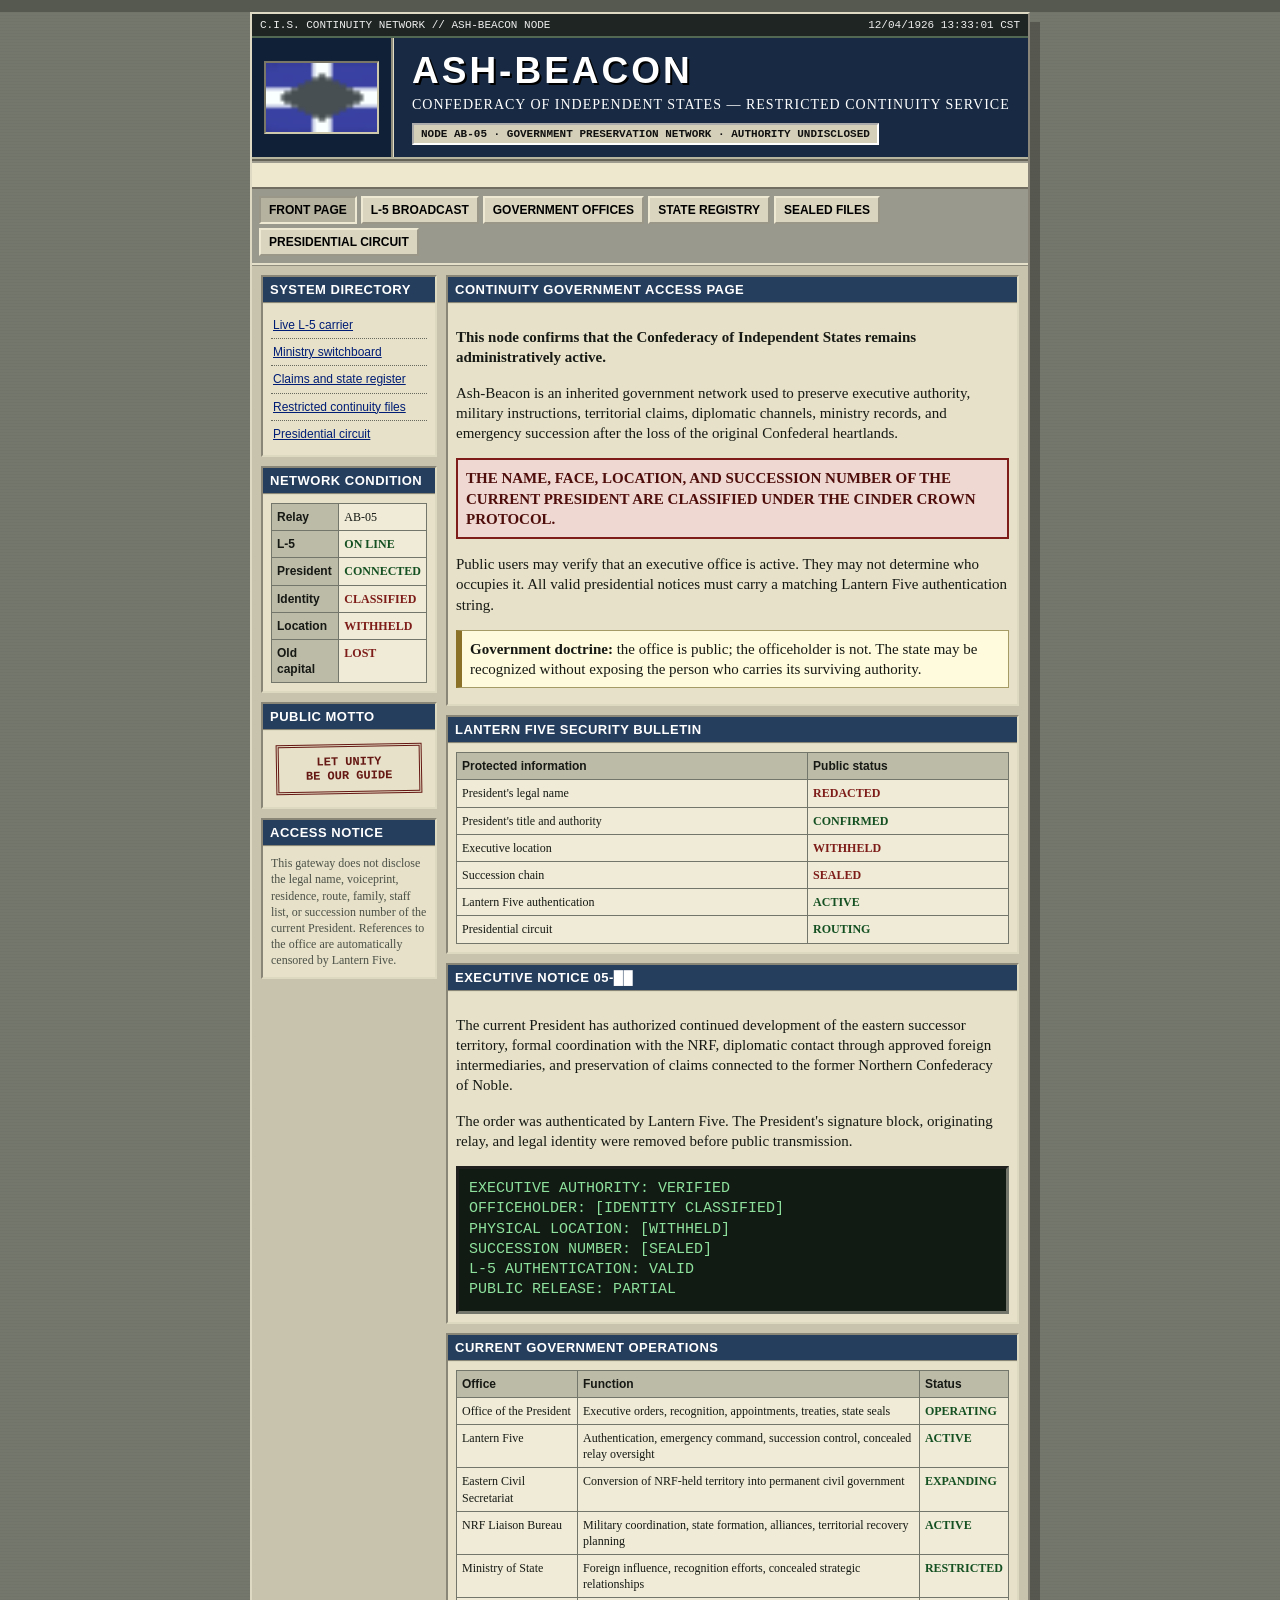
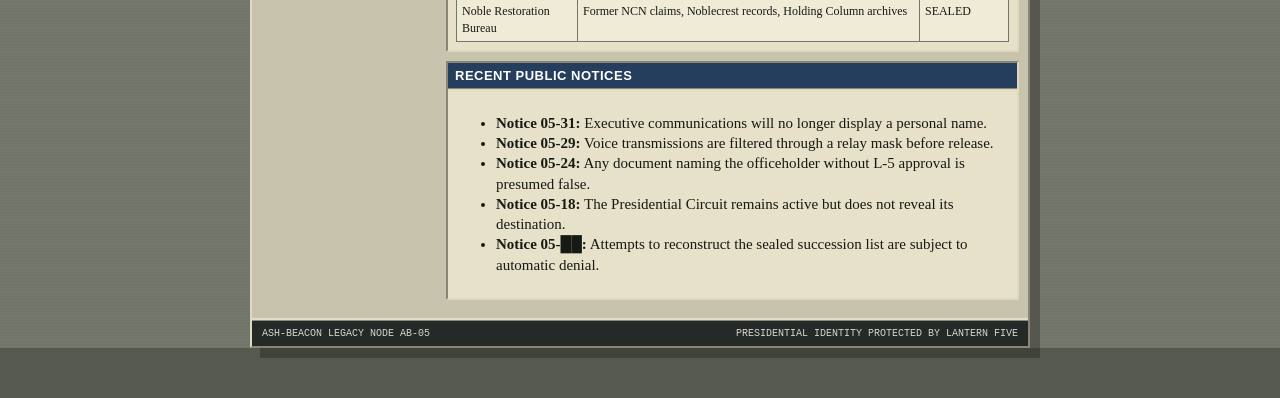
<file: index.html>
<!doctype html>
<html lang="en">
<head>
<meta charset="utf-8">
<meta name="viewport" content="width=device-width,initial-scale=1">
<title>ASH-BEACON // Restricted Continuity Gateway</title>
<link rel="stylesheet" href="assets/style.css">
</head>
<body>
<div class="site">
  <div class="utility">
    <span>C.I.S. CONTINUITY NETWORK // ASH-BEACON NODE</span>
    <span id="clock"></span>
  </div>

  <header class="header">
    <div class="flagbox">
      <img src="assets/cis-flag.png" alt="CIS flag">
    </div>
    <div class="headtext">
      <h1>ASH-BEACON</h1>
      <p>CONFEDERACY OF INDEPENDENT STATES — RESTRICTED CONTINUITY SERVICE</p>
      <span class="statusline">NODE AB-05 · GOVERNMENT PRESERVATION NETWORK · AUTHORITY UNDISCLOSED</span>
    </div>
  </header>

  <div class="marquee">
    <span>
      NOTICE: PRESIDENTIAL IDENTITY, LOCATION, SUCCESSION RECORD, AND PHYSICAL COMMAND POST REMAIN CLASSIFIED.
      LANTERN FIVE AUTHENTICATION IS REQUIRED FOR ALL EXECUTIVE ORDERS.
    </span>
  </div>

  <nav class="nav">
    <a href="index.html" class="active">FRONT PAGE</a>
    <a href="broadcast.html">L-5 BROADCAST</a>
    <a href="ministries.html">GOVERNMENT OFFICES</a>
    <a href="registry.html">STATE REGISTRY</a>
    <a href="files.html">SEALED FILES</a>
    <a href="circuit.html">PRESIDENTIAL CIRCUIT</a>
  </nav>

  <main class="content">
    <div class="sidebar">
      <section class="box">
        <h2>SYSTEM DIRECTORY</h2>
        <div class="inside">
          <ul class="menu">
            <li><a href="broadcast.html">Live L-5 carrier</a></li>
            <li><a href="ministries.html">Ministry switchboard</a></li>
            <li><a href="registry.html">Claims and state register</a></li>
            <li><a href="files.html">Restricted continuity files</a></li>
            <li><a href="circuit.html">Presidential circuit</a></li>
          </ul>
        </div>
      </section>

      <section class="box">
        <h2>NETWORK CONDITION</h2>
        <div class="inside">
          <table>
            <tr><th>Relay</th><td>AB-05</td></tr>
            <tr><th>L-5</th><td class="good">ON LINE</td></tr>
            <tr><th>President</th><td class="good">CONNECTED</td></tr>
            <tr><th>Identity</th><td class="bad">CLASSIFIED</td></tr>
            <tr><th>Location</th><td class="bad">WITHHELD</td></tr>
            <tr><th>Old capital</th><td class="bad">LOST</td></tr>
          </table>
        </div>
      </section>

      <section class="box">
        <h2>PUBLIC MOTTO</h2>
        <div class="inside">
          <div class="seal">LET UNITY<br>BE OUR GUIDE</div>
        </div>
      </section>

      <section class="box">
        <h2>ACCESS NOTICE</h2>
        <div class="inside small">
          This gateway does not disclose the legal name, voiceprint, residence, route, family,
          staff list, or succession number of the current President. References to the office
          are automatically censored by Lantern Five.
        </div>
      </section>
    </div>

    <div class="maincol">
      <section class="box">
        <h2>CONTINUITY GOVERNMENT ACCESS PAGE</h2>
        <div class="inside">
          <p><b>This node confirms that the Confederacy of Independent States remains administratively active.</b></p>

          <p>
            Ash-Beacon is an inherited government network used to preserve executive authority,
            military instructions, territorial claims, diplomatic channels, ministry records,
            and emergency succession after the loss of the original Confederal heartlands.
          </p>

          <div class="alert">
            THE NAME, FACE, LOCATION, AND SUCCESSION NUMBER OF THE CURRENT PRESIDENT
            ARE CLASSIFIED UNDER THE CINDER CROWN PROTOCOL.
          </div>

          <p>
            Public users may verify that an executive office is active. They may not determine
            who occupies it. All valid presidential notices must carry a matching Lantern Five
            authentication string.
          </p>

          <div class="note">
            <b>Government doctrine:</b> the office is public; the officeholder is not.
            The state may be recognized without exposing the person who carries its surviving authority.
          </div>
        </div>
      </section>

      <section class="box">
        <h2>LANTERN FIVE SECURITY BULLETIN</h2>
        <div class="inside">
          <table>
            <tr>
              <th>Protected information</th>
              <th>Public status</th>
            </tr>
            <tr>
              <td>President's legal name</td>
              <td class="bad">REDACTED</td>
            </tr>
            <tr>
              <td>President's title and authority</td>
              <td class="good">CONFIRMED</td>
            </tr>
            <tr>
              <td>Executive location</td>
              <td class="bad">WITHHELD</td>
            </tr>
            <tr>
              <td>Succession chain</td>
              <td class="bad">SEALED</td>
            </tr>
            <tr>
              <td>Lantern Five authentication</td>
              <td class="good">ACTIVE</td>
            </tr>
            <tr>
              <td>Presidential circuit</td>
              <td class="good">ROUTING</td>
            </tr>
          </table>
        </div>
      </section>

      <section class="box">
        <h2>EXECUTIVE NOTICE 05-██</h2>
        <div class="inside">
          <p>
            The current President has authorized continued development of the eastern successor
            territory, formal coordination with the NRF, diplomatic contact through approved
            foreign intermediaries, and preservation of claims connected to the former Northern
            Confederacy of Noble.
          </p>

          <p>
            The order was authenticated by Lantern Five. The President's signature block,
            originating relay, and legal identity were removed before public transmission.
          </p>

          <div class="mono">EXECUTIVE AUTHORITY: VERIFIED
OFFICEHOLDER: [IDENTITY CLASSIFIED]
PHYSICAL LOCATION: [WITHHELD]
SUCCESSION NUMBER: [SEALED]
L-5 AUTHENTICATION: VALID
PUBLIC RELEASE: PARTIAL</div>
        </div>
      </section>

      <section class="box">
        <h2>CURRENT GOVERNMENT OPERATIONS</h2>
        <div class="inside">
          <table>
            <tr><th>Office</th><th>Function</th><th>Status</th></tr>
            <tr>
              <td>Office of the President</td>
              <td>Executive orders, recognition, appointments, treaties, state seals</td>
              <td class="good">OPERATING</td>
            </tr>
            <tr>
              <td>Lantern Five</td>
              <td>Authentication, emergency command, succession control, concealed relay oversight</td>
              <td class="good">ACTIVE</td>
            </tr>
            <tr>
              <td>Eastern Civil Secretariat</td>
              <td>Conversion of NRF-held territory into permanent civil government</td>
              <td class="good">EXPANDING</td>
            </tr>
            <tr>
              <td>NRF Liaison Bureau</td>
              <td>Military coordination, state formation, alliances, territorial recovery planning</td>
              <td class="good">ACTIVE</td>
            </tr>
            <tr>
              <td>Ministry of State</td>
              <td>Foreign influence, recognition efforts, concealed strategic relationships</td>
              <td class="good">RESTRICTED</td>
            </tr>
            <tr>
              <td>Noble Restoration Bureau</td>
              <td>Former NCN claims, Noblecrest records, Holding Column archives</td>
              <td>SEALED</td>
            </tr>
          </table>
        </div>
      </section>

      <section class="box">
        <h2>RECENT PUBLIC NOTICES</h2>
        <div class="inside">
          <ul>
            <li><b>Notice 05-31:</b> Executive communications will no longer display a personal name.</li>
            <li><b>Notice 05-29:</b> Voice transmissions are filtered through a relay mask before release.</li>
            <li><b>Notice 05-24:</b> Any document naming the officeholder without L-5 approval is presumed false.</li>
            <li><b>Notice 05-18:</b> The Presidential Circuit remains active but does not reveal its destination.</li>
            <li><b>Notice 05-██:</b> Attempts to reconstruct the sealed succession list are subject to automatic denial.</li>
          </ul>
        </div>
      </section>
    </div>
  </main>

  <footer>
    <span>ASH-BEACON LEGACY NODE AB-05</span>
    <span>PRESIDENTIAL IDENTITY PROTECTED BY LANTERN FIVE</span>
  </footer>
</div>

<script src="assets/site.js"></script>
</body>
</html>
</file>
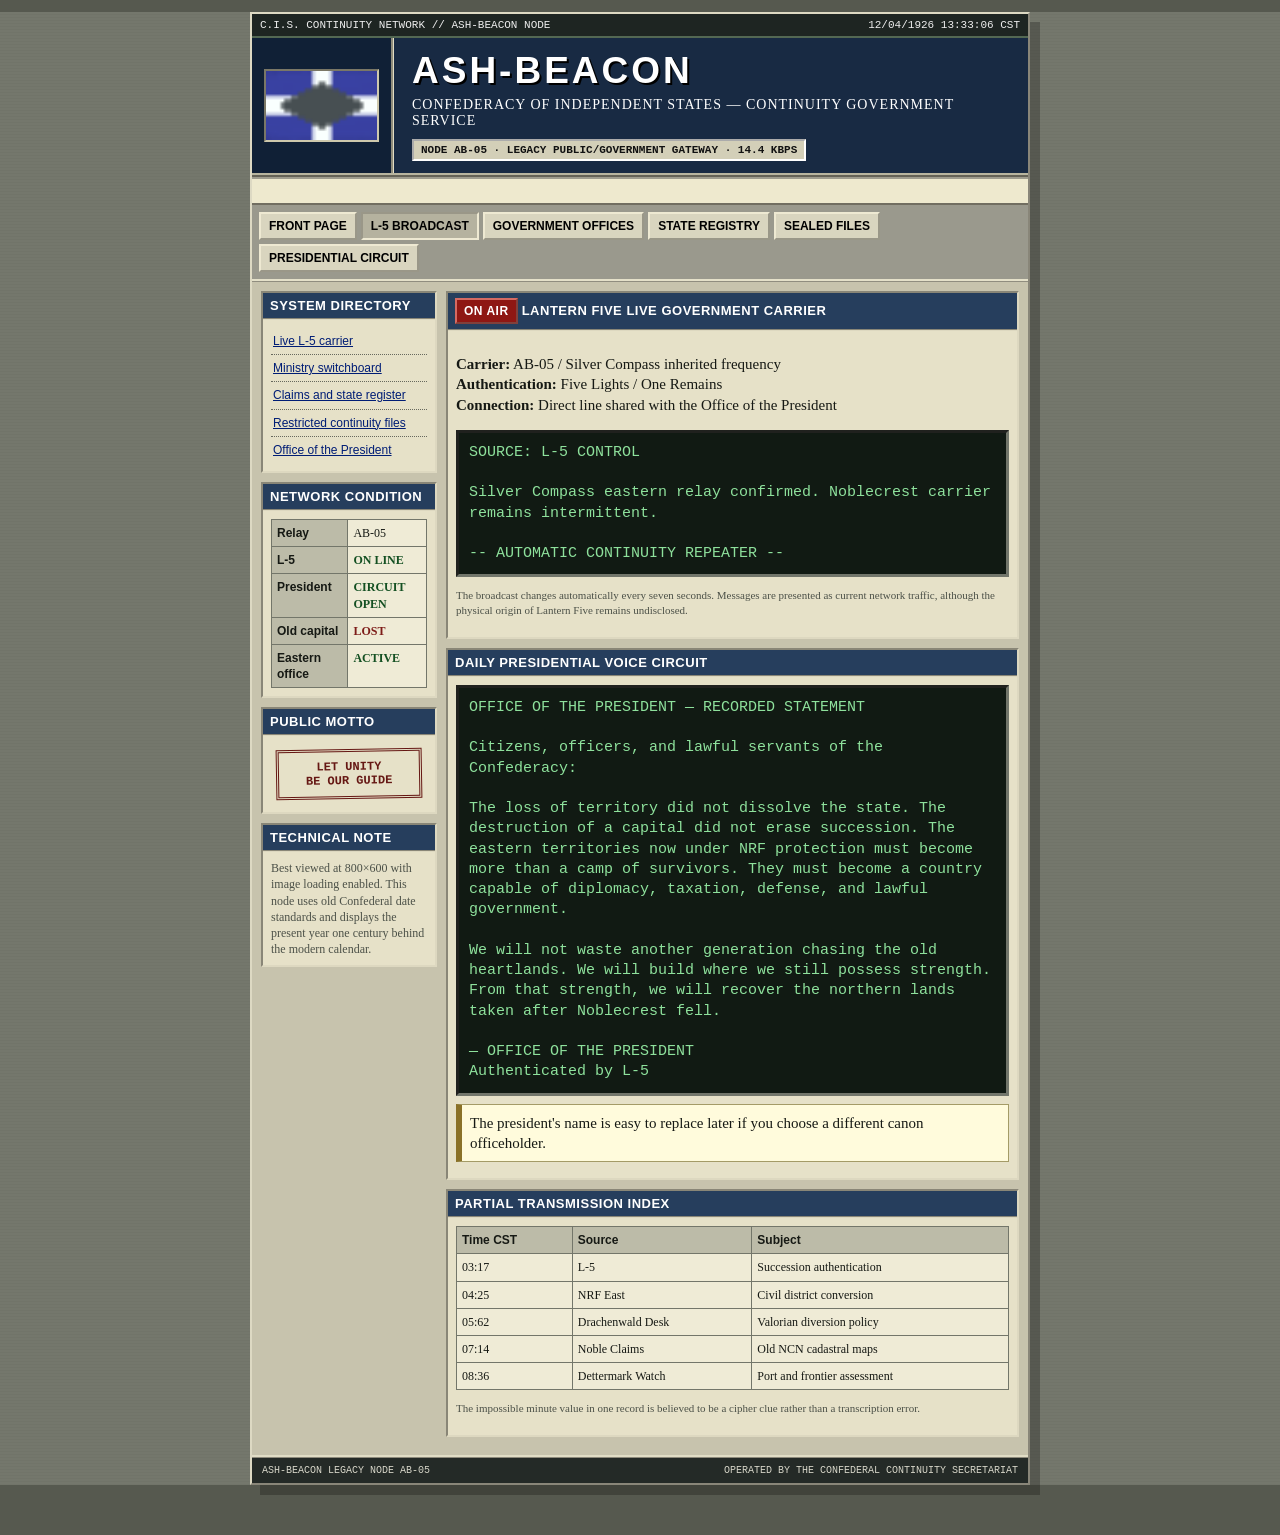
<file: broadcast.html>
<!doctype html>
<html lang="en">
<head><meta charset="utf-8"><meta name="viewport" content="width=device-width,initial-scale=1">
<title>ASH-BEACON // L-5 Live Broadcast</title><link rel="stylesheet" href="assets/style.css"></head>
<body ><div class="site">
<div class="utility"><span>C.I.S. CONTINUITY NETWORK // ASH-BEACON NODE</span><span id="clock"></span></div>
<header class="header"><div class="flagbox"><img src="assets/cis-flag.png" alt="CIS flag"></div>
<div class="headtext"><h1>ASH-BEACON</h1><p>CONFEDERACY OF INDEPENDENT STATES — CONTINUITY GOVERNMENT SERVICE</p>
<span class="statusline">NODE AB-05 · LEGACY PUBLIC/GOVERNMENT GATEWAY · 14.4 KBPS</span></div></header>
<div class="marquee"><span>NOTICE: THIS SYSTEM REMAINS UNDER THE EMERGENCY AUTHORITY OF LANTERN FIVE. UNAUTHORIZED MIRRORING OF STATE SEALS IS PROHIBITED. PRESIDENTIAL CIRCUIT AVAILABLE.</span></div>
<nav class="nav">
<a href="index.html" >FRONT PAGE</a><a href="broadcast.html" class="active">L-5 BROADCAST</a>
<a href="ministries.html" >GOVERNMENT OFFICES</a><a href="registry.html" >STATE REGISTRY</a>
<a href="files.html" >SEALED FILES</a><a href="circuit.html" >PRESIDENTIAL CIRCUIT</a>
</nav>

<main class="content">
<div class="sidebar">
<section class="box"><h2>SYSTEM DIRECTORY</h2><div class="inside"><ul class="menu">
<li><a href="broadcast.html">Live L-5 carrier</a></li><li><a href="ministries.html">Ministry switchboard</a></li>
<li><a href="registry.html">Claims and state register</a></li><li><a href="files.html">Restricted continuity files</a></li>
<li><a href="circuit.html">Office of the President</a></li></ul></div></section>
<section class="box"><h2>NETWORK CONDITION</h2><div class="inside"><table>
<tr><th>Relay</th><td>AB-05</td></tr><tr><th>L-5</th><td class="good">ON LINE</td></tr>
<tr><th>President</th><td class="good">CIRCUIT OPEN</td></tr><tr><th>Old capital</th><td class="bad">LOST</td></tr>
<tr><th>Eastern office</th><td class="good">ACTIVE</td></tr></table></div></section>
<section class="box"><h2>PUBLIC MOTTO</h2><div class="inside"><div class="seal">LET UNITY<br>BE OUR GUIDE</div></div></section>
<section class="box"><h2>TECHNICAL NOTE</h2><div class="inside small">Best viewed at 800×600 with image loading enabled. This node uses old Confederal date standards and displays the present year one century behind the modern calendar.</div></section>
</div>
<div class="maincol">
<section class="box"><h2><span class="onair">ON AIR</span> LANTERN FIVE LIVE GOVERNMENT CARRIER</h2><div class="inside">
<p><b>Carrier:</b> AB-05 / Silver Compass inherited frequency<br><b>Authentication:</b> Five Lights / One Remains<br><b>Connection:</b> Direct line shared with the Office of the President</p>
<div class="mono">SOURCE: <span id="b-source"></span>

<span id="b-body"></span>

-- AUTOMATIC CONTINUITY REPEATER --</div>
<p class="small">The broadcast changes automatically every seven seconds. Messages are presented as current network traffic, although the physical origin of Lantern Five remains undisclosed.</p>
</div></section>
<section class="box"><h2>DAILY PRESIDENTIAL VOICE CIRCUIT</h2><div class="inside">
<div class="mono">OFFICE OF THE PRESIDENT — RECORDED STATEMENT

Citizens, officers, and lawful servants of the Confederacy:

The loss of territory did not dissolve the state. The destruction of a capital did not erase succession. The eastern territories now under NRF protection must become more than a camp of survivors. They must become a country capable of diplomacy, taxation, defense, and lawful government.

We will not waste another generation chasing the old heartlands. We will build where we still possess strength. From that strength, we will recover the northern lands taken after Noblecrest fell.

— OFFICE OF THE PRESIDENT
Authenticated by L-5</div>
<div class="note">The president's name is easy to replace later if you choose a different canon officeholder.</div>
</div></section>
<section class="box"><h2>PARTIAL TRANSMISSION INDEX</h2><div class="inside"><table>
<tr><th>Time CST</th><th>Source</th><th>Subject</th></tr>
<tr><td>03:17</td><td>L-5</td><td>Succession authentication</td></tr>
<tr><td>04:25</td><td>NRF East</td><td>Civil district conversion</td></tr>
<tr><td>05:62</td><td>Drachenwald Desk</td><td>Valorian diversion policy</td></tr>
<tr><td>07:14</td><td>Noble Claims</td><td>Old NCN cadastral maps</td></tr>
<tr><td>08:36</td><td>Dettermark Watch</td><td>Port and frontier assessment</td></tr>
</table><p class="small">The impossible minute value in one record is believed to be a cipher clue rather than a transcription error.</p>
</div></section>
</div></main>

<footer><span>ASH-BEACON LEGACY NODE AB-05</span><span>OPERATED BY THE CONFEDERAL CONTINUITY SECRETARIAT</span></footer>
</div><script src="assets/site.js"></script><script src="assets/broadcast.js"></script><script>bootBroadcast()</script></body></html>
</file>
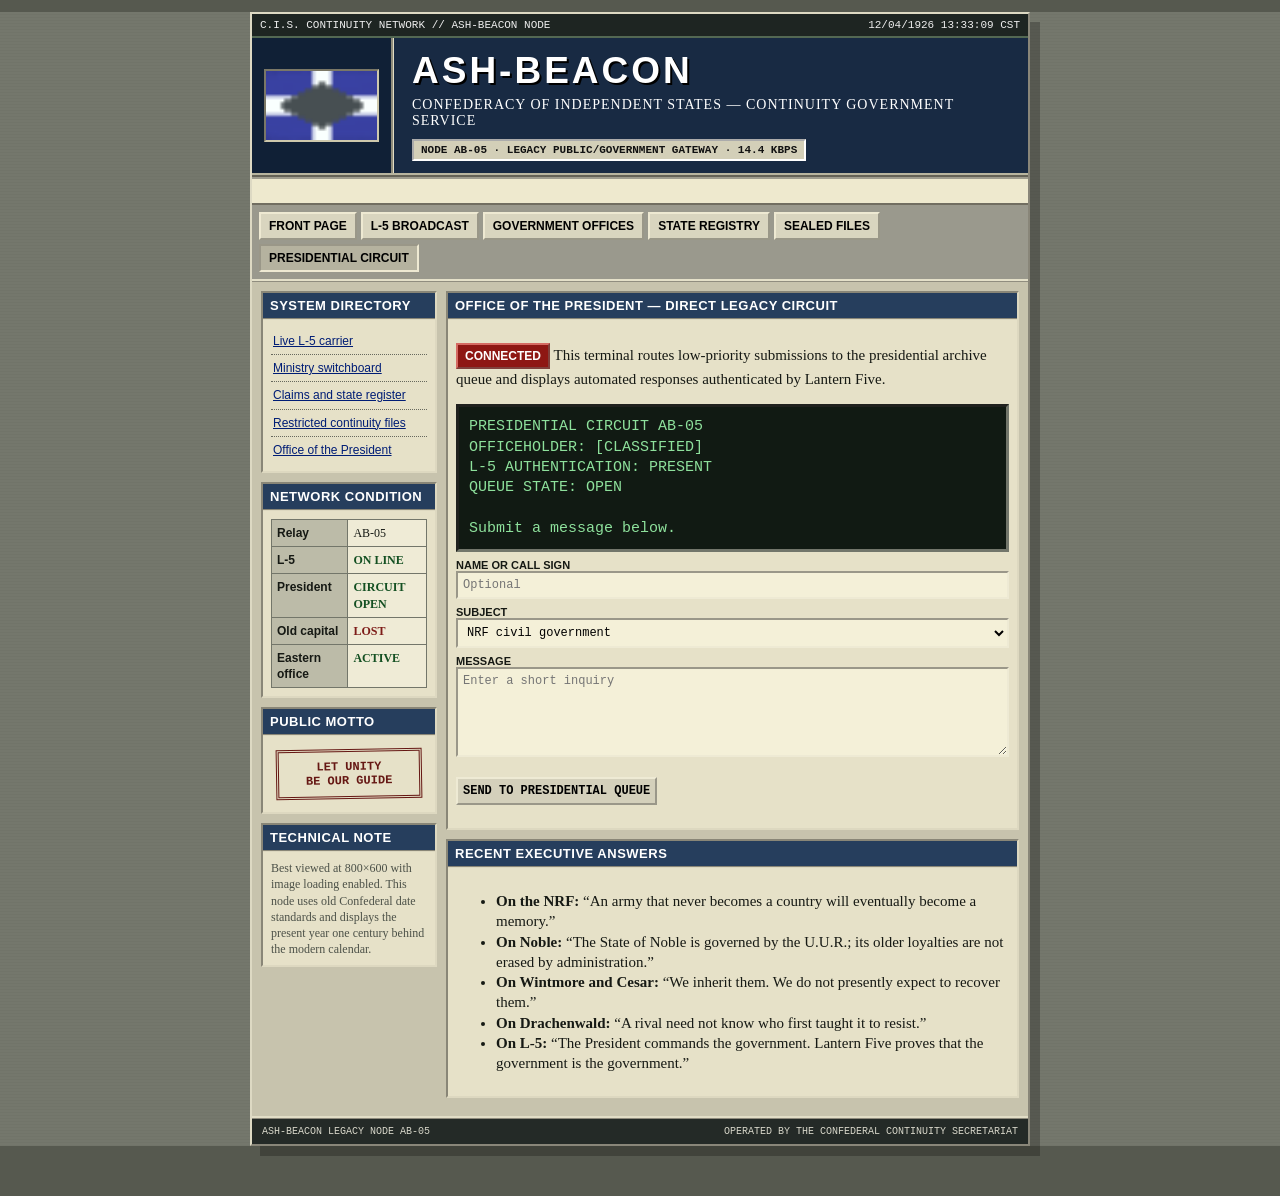
<file: circuit.html>
<!doctype html>
<html lang="en">
<head><meta charset="utf-8"><meta name="viewport" content="width=device-width,initial-scale=1">
<title>ASH-BEACON // Presidential Circuit</title><link rel="stylesheet" href="assets/style.css"></head>
<body ><div class="site">
<div class="utility"><span>C.I.S. CONTINUITY NETWORK // ASH-BEACON NODE</span><span id="clock"></span></div>
<header class="header"><div class="flagbox"><img src="assets/cis-flag.png" alt="CIS flag"></div>
<div class="headtext"><h1>ASH-BEACON</h1><p>CONFEDERACY OF INDEPENDENT STATES — CONTINUITY GOVERNMENT SERVICE</p>
<span class="statusline">NODE AB-05 · LEGACY PUBLIC/GOVERNMENT GATEWAY · 14.4 KBPS</span></div></header>
<div class="marquee"><span>NOTICE: THIS SYSTEM REMAINS UNDER THE EMERGENCY AUTHORITY OF LANTERN FIVE. UNAUTHORIZED MIRRORING OF STATE SEALS IS PROHIBITED. PRESIDENTIAL CIRCUIT AVAILABLE.</span></div>
<nav class="nav">
<a href="index.html" >FRONT PAGE</a><a href="broadcast.html" >L-5 BROADCAST</a>
<a href="ministries.html" >GOVERNMENT OFFICES</a><a href="registry.html" >STATE REGISTRY</a>
<a href="files.html" >SEALED FILES</a><a href="circuit.html" class="active">PRESIDENTIAL CIRCUIT</a>
</nav>

<main class="content">
<div class="sidebar">
<section class="box"><h2>SYSTEM DIRECTORY</h2><div class="inside"><ul class="menu">
<li><a href="broadcast.html">Live L-5 carrier</a></li><li><a href="ministries.html">Ministry switchboard</a></li>
<li><a href="registry.html">Claims and state register</a></li><li><a href="files.html">Restricted continuity files</a></li>
<li><a href="circuit.html">Office of the President</a></li></ul></div></section>
<section class="box"><h2>NETWORK CONDITION</h2><div class="inside"><table>
<tr><th>Relay</th><td>AB-05</td></tr><tr><th>L-5</th><td class="good">ON LINE</td></tr>
<tr><th>President</th><td class="good">CIRCUIT OPEN</td></tr><tr><th>Old capital</th><td class="bad">LOST</td></tr>
<tr><th>Eastern office</th><td class="good">ACTIVE</td></tr></table></div></section>
<section class="box"><h2>PUBLIC MOTTO</h2><div class="inside"><div class="seal">LET UNITY<br>BE OUR GUIDE</div></div></section>
<section class="box"><h2>TECHNICAL NOTE</h2><div class="inside small">Best viewed at 800×600 with image loading enabled. This node uses old Confederal date standards and displays the present year one century behind the modern calendar.</div></section>
</div>
<div class="maincol">
<section class="box"><h2>OFFICE OF THE PRESIDENT — DIRECT LEGACY CIRCUIT</h2><div class="inside">
<p><span class="onair">CONNECTED</span> This terminal routes low-priority submissions to the presidential archive queue and displays automated responses authenticated by Lantern Five.</p>
<div class="mono" id="presidentFeed">PRESIDENTIAL CIRCUIT AB-05
OFFICEHOLDER: [CLASSIFIED]
L-5 AUTHENTICATION: PRESENT
QUEUE STATE: OPEN

Submit a message below.</div>
<form onsubmit="sendPresident(event)"><label>NAME OR CALL SIGN</label><input id="sender" placeholder="Optional">
<label>SUBJECT</label><select id="subject"><option>NRF civil government</option><option>Noble restoration</option><option>Drachenwald relations</option><option>Dettermark policy</option><option>Lantern Five authority</option></select>
<label>MESSAGE</label><textarea id="message" placeholder="Enter a short inquiry"></textarea><p><button type="submit">SEND TO PRESIDENTIAL QUEUE</button></p></form>
</div></section>
<section class="box"><h2>RECENT EXECUTIVE ANSWERS</h2><div class="inside"><ul>
<li><b>On the NRF:</b> “An army that never becomes a country will eventually become a memory.”</li>
<li><b>On Noble:</b> “The State of Noble is governed by the U.U.R.; its older loyalties are not erased by administration.”</li>
<li><b>On Wintmore and Cesar:</b> “We inherit them. We do not presently expect to recover them.”</li>
<li><b>On Drachenwald:</b> “A rival need not know who first taught it to resist.”</li>
<li><b>On L-5:</b> “The President commands the government. Lantern Five proves that the government is the government.”</li>
</ul></div></section></div></main>
<script>
function sendPresident(e){
 e.preventDefault();
 const sub=document.getElementById('subject').value;
 const msg=document.getElementById('message').value.trim();
 const feed=document.getElementById('presidentFeed');
 const replies={
  'NRF civil government':'The eastern administration is ordered to establish permanent ministries and a lawful constitution. Military rule is a bridge, not the final state.',
  'Noble restoration':'No restoration order will be issued until eastern sovereignty, alliances, and the Dettermark corridor are secured.',
  'Drachenwald relations':'Drachenwald must remain publicly independent. Its rivalry with Valoria is more useful than direct obedience.',
  'Dettermark policy':'Dettermark is discussed publicly as trade and self-determination. Higher policy remains sealed under HOMEWARD.',
  'Lantern Five authority':'Your inquiry has been transferred to L-5. The President does not define the limits of the authority that authenticates the presidency.'
 };
 feed.textContent='PRESIDENTIAL CIRCUIT AB-05\nMESSAGE STORED: '+(msg?'YES':'NO TEXT')+'\nSUBJECT: '+sub.toUpperCase()+'\n\nAUTOMATED EXECUTIVE RESPONSE:\n'+replies[sub]+'\n\n— OFFICE OF THE PRESIDENT\nAuthenticated by Lantern Five';
}
</script>

<footer><span>ASH-BEACON LEGACY NODE AB-05</span><span>OPERATED BY THE CONFEDERAL CONTINUITY SECRETARIAT</span></footer>
</div><script src="assets/site.js"></script></body></html>
</file>
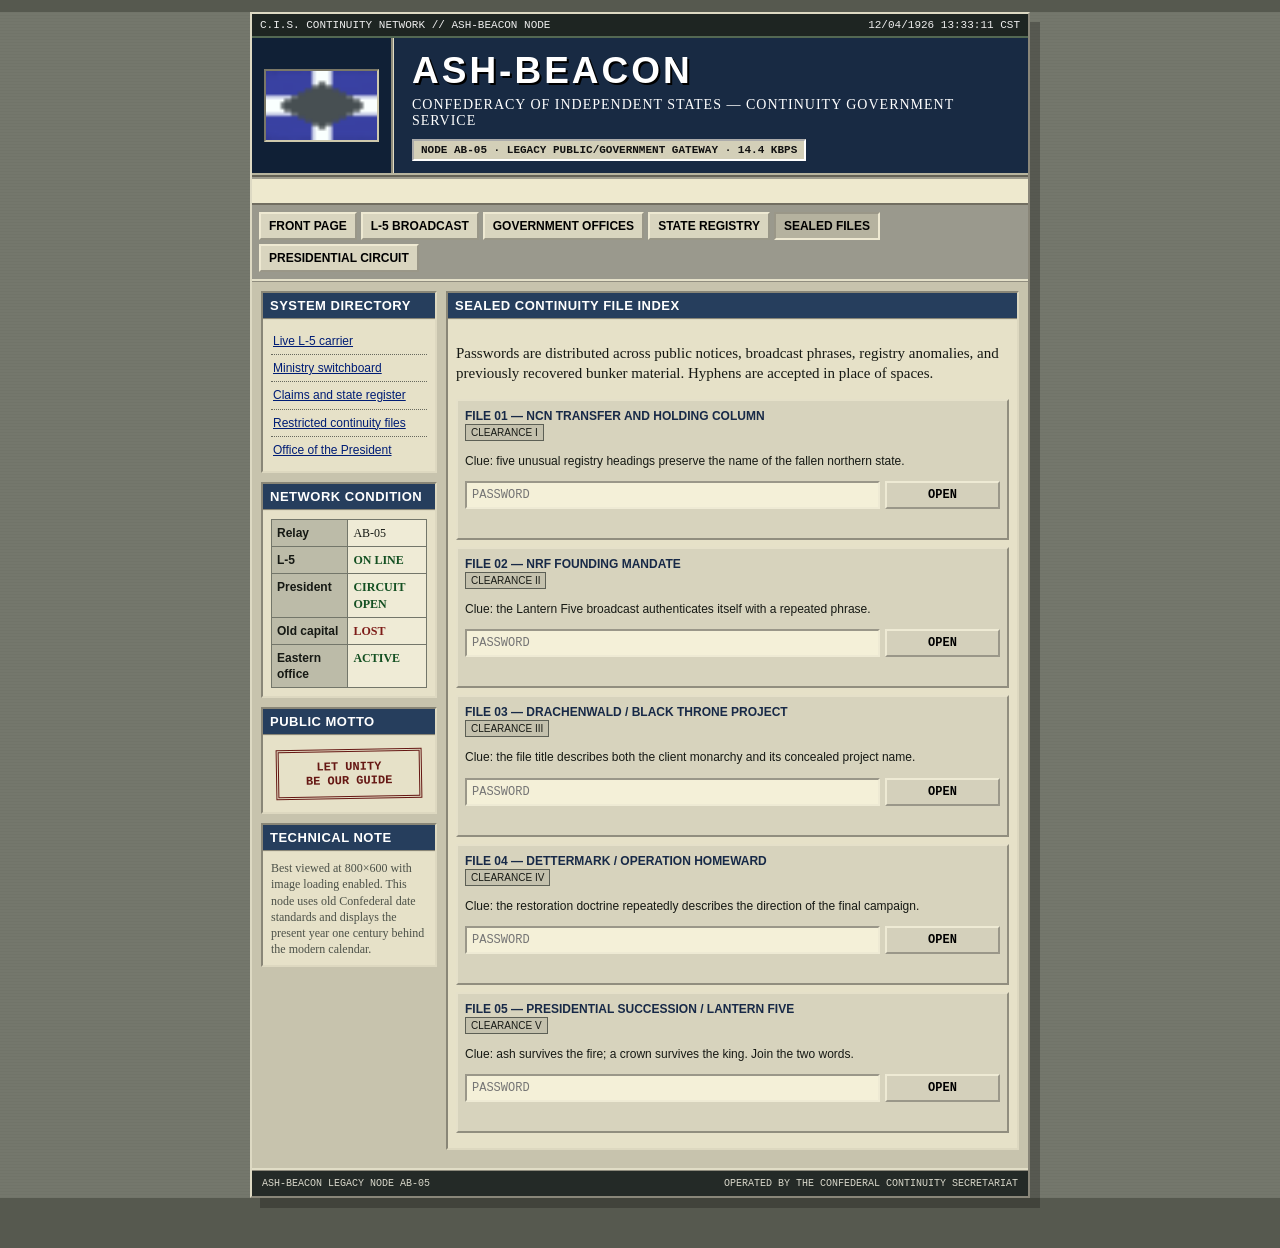
<file: files.html>
<!doctype html>
<html lang="en">
<head><meta charset="utf-8"><meta name="viewport" content="width=device-width,initial-scale=1">
<title>ASH-BEACON // Sealed Files</title><link rel="stylesheet" href="assets/style.css"></head>
<body ><div class="site">
<div class="utility"><span>C.I.S. CONTINUITY NETWORK // ASH-BEACON NODE</span><span id="clock"></span></div>
<header class="header"><div class="flagbox"><img src="assets/cis-flag.png" alt="CIS flag"></div>
<div class="headtext"><h1>ASH-BEACON</h1><p>CONFEDERACY OF INDEPENDENT STATES — CONTINUITY GOVERNMENT SERVICE</p>
<span class="statusline">NODE AB-05 · LEGACY PUBLIC/GOVERNMENT GATEWAY · 14.4 KBPS</span></div></header>
<div class="marquee"><span>NOTICE: THIS SYSTEM REMAINS UNDER THE EMERGENCY AUTHORITY OF LANTERN FIVE. UNAUTHORIZED MIRRORING OF STATE SEALS IS PROHIBITED. PRESIDENTIAL CIRCUIT AVAILABLE.</span></div>
<nav class="nav">
<a href="index.html" >FRONT PAGE</a><a href="broadcast.html" >L-5 BROADCAST</a>
<a href="ministries.html" >GOVERNMENT OFFICES</a><a href="registry.html" >STATE REGISTRY</a>
<a href="files.html" class="active">SEALED FILES</a><a href="circuit.html" >PRESIDENTIAL CIRCUIT</a>
</nav>

<main class="content">
<div class="sidebar">
<section class="box"><h2>SYSTEM DIRECTORY</h2><div class="inside"><ul class="menu">
<li><a href="broadcast.html">Live L-5 carrier</a></li><li><a href="ministries.html">Ministry switchboard</a></li>
<li><a href="registry.html">Claims and state register</a></li><li><a href="files.html">Restricted continuity files</a></li>
<li><a href="circuit.html">Office of the President</a></li></ul></div></section>
<section class="box"><h2>NETWORK CONDITION</h2><div class="inside"><table>
<tr><th>Relay</th><td>AB-05</td></tr><tr><th>L-5</th><td class="good">ON LINE</td></tr>
<tr><th>President</th><td class="good">CIRCUIT OPEN</td></tr><tr><th>Old capital</th><td class="bad">LOST</td></tr>
<tr><th>Eastern office</th><td class="good">ACTIVE</td></tr></table></div></section>
<section class="box"><h2>PUBLIC MOTTO</h2><div class="inside"><div class="seal">LET UNITY<br>BE OUR GUIDE</div></div></section>
<section class="box"><h2>TECHNICAL NOTE</h2><div class="inside small">Best viewed at 800×600 with image loading enabled. This node uses old Confederal date standards and displays the present year one century behind the modern calendar.</div></section>
</div>
<div class="maincol">
<section class="box"><h2>SEALED CONTINUITY FILE INDEX</h2><div class="inside">
<p>Passwords are distributed across public notices, broadcast phrases, registry anomalies, and previously recovered bunker material. Hyphens are accepted in place of spaces.</p>

<div class="filecard"><b>FILE 01 — NCN TRANSFER AND HOLDING COLUMN</b><span class="level">CLEARANCE I</span>
<p>Clue: five unusual registry headings preserve the name of the fallen northern state.</p>
<div class="lockline"><input id="pw-ncn" placeholder="PASSWORD"><button onclick="unlockGate('ncn')">OPEN</button></div><div id="msg-ncn" class="result"></div></div>
<div id="file-ncn" class="document hidden"><span class="stamp">DECLASSIFIED BY L-5</span><h2>NCN TRANSFER MEMORANDUM</h2>
<p>The evacuation of Noblecrest created two bodies. The <b>Eastern Column</b> crossed into the surviving frontier and became the military nucleus of the NRF. The <b>Holding Column</b> remained inside Noble, abandoned uniformed identity, and preserved keys, family networks, caches, survey records, and relay access after annexation into the U.U.R.</p>
<p>The U.U.R. State of Noble was never to be challenged before the eastern force possessed territory, recognition, supply, and allies.</p><p><b>Directive:</b> One body carries the flag. One body carries the keys.</p></div>

<div class="filecard"><b>FILE 02 — NRF FOUNDING MANDATE</b><span class="level">CLEARANCE II</span>
<p>Clue: the Lantern Five broadcast authenticates itself with a repeated phrase.</p>
<div class="lockline"><input id="pw-nrf" placeholder="PASSWORD"><button onclick="unlockGate('nrf')">OPEN</button></div><div id="msg-nrf" class="result"></div></div>
<div id="file-nrf" class="document hidden"><span class="stamp">MILITARY-POLITICAL ORDER</span><h2>NRF: FOUNDING PURPOSE</h2>
<p>The NRF is not intended to remain a wandering remnant army. It is ordered to:</p><ol>
<li>Form a permanent country in the eastern territory under its control.</li><li>Create civil ministries, taxation, courts, industry, and a recognized diplomatic service.</li>
<li>Build alliances with states that fear the U.U.R., oppose Valorian power, or seek access to northern trade.</li>
<li>Apply military and political pressure against the U.U.R. when sufficient strength has been accumulated.</li>
<li>Recover the former lands of the Northern Confederacy of Noble.</li>
<li>Preserve the legal succession of the C.I.S. without wasting forces on the irretrievable heartlands of Wintmore and Cesar.</li></ol>
<p>The NRF may publicly present itself as a new eastern national movement. Internally, its highest strategic instructions remain subordinate to the President and Lantern Five.</p></div>

<div class="filecard"><b>FILE 03 — DRACHENWALD / BLACK THRONE PROJECT</b><span class="level">CLEARANCE III</span>
<p>Clue: the file title describes both the client monarchy and its concealed project name.</p>
<div class="lockline"><input id="pw-drachen" placeholder="PASSWORD"><button onclick="unlockGate('drachen')">OPEN</button></div><div id="msg-drachen" class="result"></div></div>
<div id="file-drachen" class="document hidden"><span class="stamp">MOST SECRET</span><h2>PROJECT BLACK THRONE</h2>
<p>Königreich Drachenwald is publicly a sovereign monarchy born from a former Valorian noble house. Restricted records describe a deeper arrangement.</p>
<p>Confederal agents assisted the breakaway court, preserved its early diplomatic channels, and encouraged its permanent rivalry with Valoria. Drachenwald’s strategic purpose is to:</p>
<ul><li>Force Valoria to divide military and political attention.</li><li>Provide the NRF with an indirect diplomatic partner.</li>
<li>Offer cover for advisers, funds, and intelligence moving near Valorian territory.</li><li>Challenge Valorian legitimacy without openly exposing the C.I.S. continuity government.</li></ul>
<p>Drachenwald is not to be governed publicly as a C.I.S. possession. Its usefulness depends upon appearing independent, proud, and genuinely hostile to Valorian influence.</p></div>

<div class="filecard"><b>FILE 04 — DETTERMARK / OPERATION HOMEWARD</b><span class="level">CLEARANCE IV</span>
<p>Clue: the restoration doctrine repeatedly describes the direction of the final campaign.</p>
<div class="lockline"><input id="pw-detter" placeholder="PASSWORD"><button onclick="unlockGate('detter')">OPEN</button></div><div id="msg-detter" class="result"></div></div>
<div id="file-detter" class="document hidden"><span class="stamp">OPERATION HOMEWARD</span><h2>DETTERMARK STRATEGIC OBJECTIVE</h2>
<p>Dettermark is identified as the NRF’s most valuable expansion target before any attempt to recover Noble.</p>
<p>Its ports, mountain approaches, Valorian political history, and proximity to Drachenwald would provide the successor state with trade access and a defensible western frontier.</p>
<p>Planning assumes that Drachenwald will increase pressure on Valoria while NRF diplomacy frames Dettermark as a disputed or liberated territory rather than simple conquest.</p>
<p>Only after a permanent eastern state and a Dettermark corridor exist may the government authorize a sustained campaign against U.U.R. control of former NCN lands.</p>
<div class="alert">PUBLIC POSITION: trade and self-determination.<br>SEALED POSITION: acquire Dettermark and use it as the western hinge of restoration.</div></div>

<div class="filecard"><b>FILE 05 — PRESIDENTIAL SUCCESSION / LANTERN FIVE</b><span class="level">CLEARANCE V</span>
<p>Clue: ash survives the fire; a crown survives the king. Join the two words.</p>
<div class="lockline"><input id="pw-president" placeholder="PASSWORD"><button onclick="unlockGate('president')">OPEN</button></div><div id="msg-president" class="result"></div></div>
<div id="file-president" class="document hidden"><span class="stamp">EYES OF THE PRESIDENT ONLY</span><h2>THE CINDER CROWN PROTOCOL</h2>
<p>The identity and method of appointment of the current presidential officeholder are sealed. It descends through a sealed emergency succession list created before the final collapse of the C.I.S. State Council.</p>
<p>Lantern Five holds the cipher necessary to validate each successor. Without L-5 authentication, no claimant may access the preserved state seals or command the NRF under the C.I.S. name.</p>
<p>One surviving memorandum warns that Lantern Five may reject the President, replace the President, or temporarily speak with presidential authority when the succession chain is threatened.</p>
<p><span class="redact">The current operator of Lantern Five may have occupied the office before the fall of Noblecrest.</span></p>
<p><b>Final directive:</b> The President builds the country. The NRF wins the territory. Drachenwald divides Valoria. Lantern Five decides when the north is ready to return.</p></div>

</div></section></div></main>

<footer><span>ASH-BEACON LEGACY NODE AB-05</span><span>OPERATED BY THE CONFEDERAL CONTINUITY SECRETARIAT</span></footer>
</div><script src="assets/site.js"></script><script src="assets/gates.js"></script><script>restoreGates()</script></body></html>
</file>
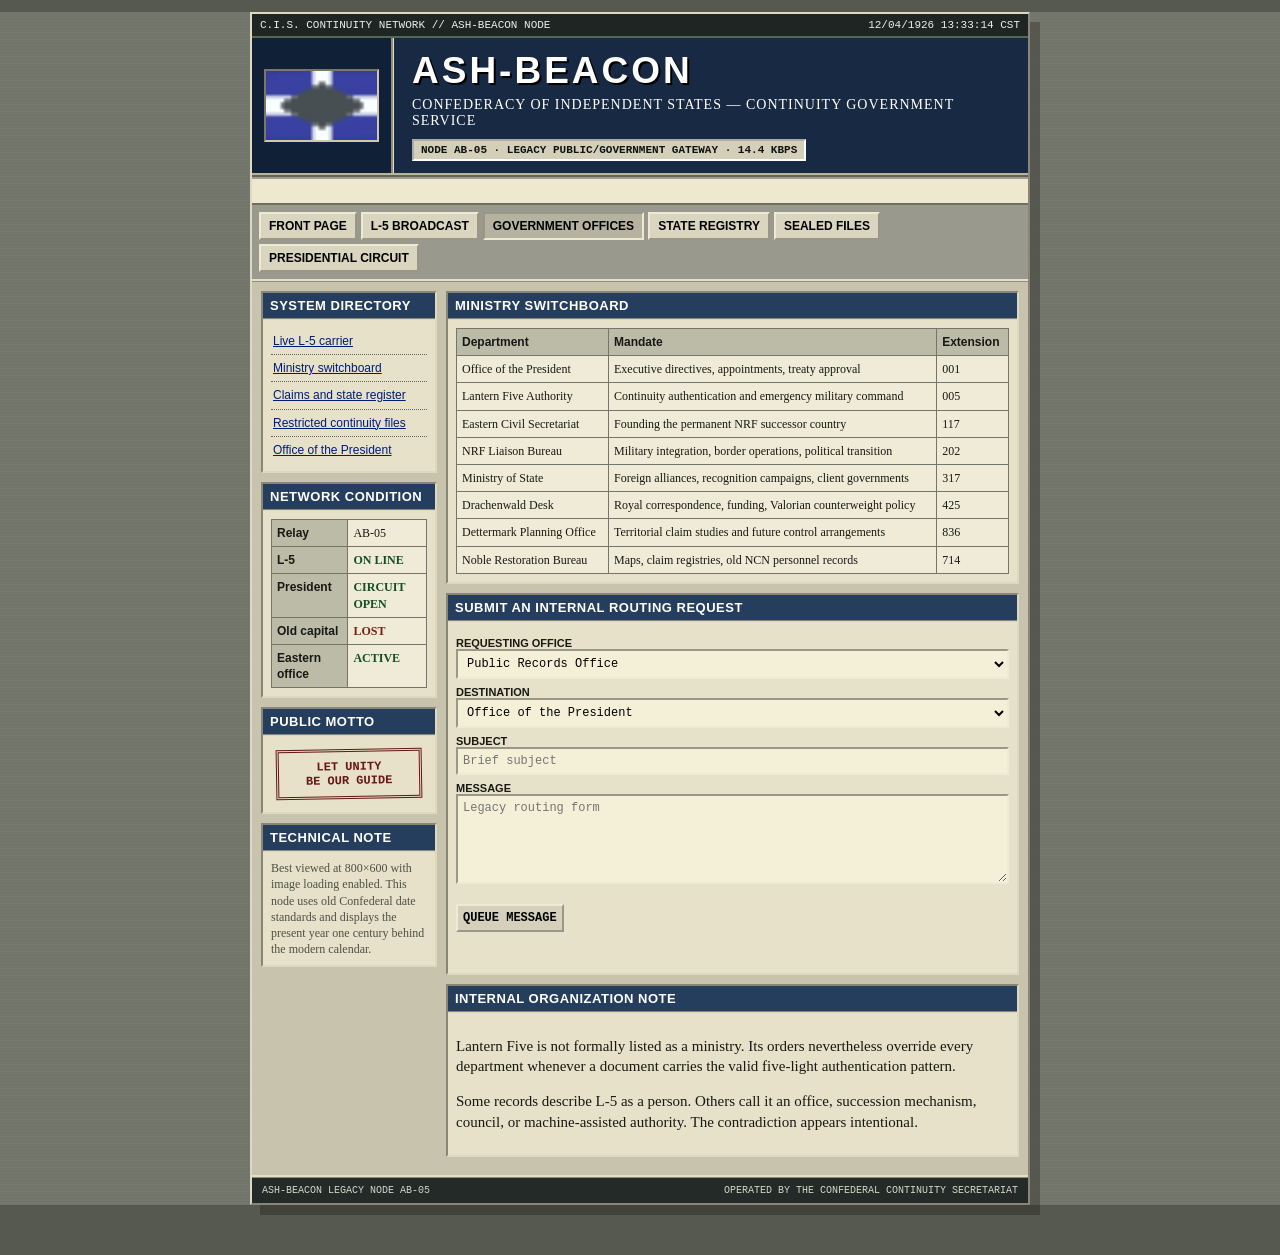
<file: ministries.html>
<!doctype html>
<html lang="en">
<head><meta charset="utf-8"><meta name="viewport" content="width=device-width,initial-scale=1">
<title>ASH-BEACON // Government Offices</title><link rel="stylesheet" href="assets/style.css"></head>
<body ><div class="site">
<div class="utility"><span>C.I.S. CONTINUITY NETWORK // ASH-BEACON NODE</span><span id="clock"></span></div>
<header class="header"><div class="flagbox"><img src="assets/cis-flag.png" alt="CIS flag"></div>
<div class="headtext"><h1>ASH-BEACON</h1><p>CONFEDERACY OF INDEPENDENT STATES — CONTINUITY GOVERNMENT SERVICE</p>
<span class="statusline">NODE AB-05 · LEGACY PUBLIC/GOVERNMENT GATEWAY · 14.4 KBPS</span></div></header>
<div class="marquee"><span>NOTICE: THIS SYSTEM REMAINS UNDER THE EMERGENCY AUTHORITY OF LANTERN FIVE. UNAUTHORIZED MIRRORING OF STATE SEALS IS PROHIBITED. PRESIDENTIAL CIRCUIT AVAILABLE.</span></div>
<nav class="nav">
<a href="index.html" >FRONT PAGE</a><a href="broadcast.html" >L-5 BROADCAST</a>
<a href="ministries.html" class="active">GOVERNMENT OFFICES</a><a href="registry.html" >STATE REGISTRY</a>
<a href="files.html" >SEALED FILES</a><a href="circuit.html" >PRESIDENTIAL CIRCUIT</a>
</nav>

<main class="content">
<div class="sidebar">
<section class="box"><h2>SYSTEM DIRECTORY</h2><div class="inside"><ul class="menu">
<li><a href="broadcast.html">Live L-5 carrier</a></li><li><a href="ministries.html">Ministry switchboard</a></li>
<li><a href="registry.html">Claims and state register</a></li><li><a href="files.html">Restricted continuity files</a></li>
<li><a href="circuit.html">Office of the President</a></li></ul></div></section>
<section class="box"><h2>NETWORK CONDITION</h2><div class="inside"><table>
<tr><th>Relay</th><td>AB-05</td></tr><tr><th>L-5</th><td class="good">ON LINE</td></tr>
<tr><th>President</th><td class="good">CIRCUIT OPEN</td></tr><tr><th>Old capital</th><td class="bad">LOST</td></tr>
<tr><th>Eastern office</th><td class="good">ACTIVE</td></tr></table></div></section>
<section class="box"><h2>PUBLIC MOTTO</h2><div class="inside"><div class="seal">LET UNITY<br>BE OUR GUIDE</div></div></section>
<section class="box"><h2>TECHNICAL NOTE</h2><div class="inside small">Best viewed at 800×600 with image loading enabled. This node uses old Confederal date standards and displays the present year one century behind the modern calendar.</div></section>
</div>
<div class="maincol">
<section class="box"><h2>MINISTRY SWITCHBOARD</h2><div class="inside"><table>
<tr><th>Department</th><th>Mandate</th><th>Extension</th></tr>
<tr><td>Office of the President</td><td>Executive directives, appointments, treaty approval</td><td>001</td></tr>
<tr><td>Lantern Five Authority</td><td>Continuity authentication and emergency military command</td><td>005</td></tr>
<tr><td>Eastern Civil Secretariat</td><td>Founding the permanent NRF successor country</td><td>117</td></tr>
<tr><td>NRF Liaison Bureau</td><td>Military integration, border operations, political transition</td><td>202</td></tr>
<tr><td>Ministry of State</td><td>Foreign alliances, recognition campaigns, client governments</td><td>317</td></tr>
<tr><td>Drachenwald Desk</td><td>Royal correspondence, funding, Valorian counterweight policy</td><td>425</td></tr>
<tr><td>Dettermark Planning Office</td><td>Territorial claim studies and future control arrangements</td><td>836</td></tr>
<tr><td>Noble Restoration Bureau</td><td>Maps, claim registries, old NCN personnel records</td><td>714</td></tr>
</table></div></section>
<section class="box"><h2>SUBMIT AN INTERNAL ROUTING REQUEST</h2><div class="inside">
<form onsubmit="event.preventDefault();document.getElementById('routeMsg').textContent='REQUEST STORED IN LOCAL QUEUE. LEGACY NODE CANNOT VERIFY DELIVERY.'">
<label>REQUESTING OFFICE</label><select><option>Public Records Office</option><option>NRF Liaison Bureau</option><option>Ministry of State</option><option>Noble Restoration Bureau</option></select>
<label>DESTINATION</label><select><option>Office of the President</option><option>Lantern Five</option><option>Eastern Civil Secretariat</option><option>Drachenwald Desk</option></select>
<label>SUBJECT</label><input placeholder="Brief subject"><label>MESSAGE</label><textarea placeholder="Legacy routing form"></textarea>
<p><button type="submit">QUEUE MESSAGE</button></p><div id="routeMsg" class="result"></div>
</form></div></section>
<section class="box"><h2>INTERNAL ORGANIZATION NOTE</h2><div class="inside">
<p>Lantern Five is not formally listed as a ministry. Its orders nevertheless override every department whenever a document carries the valid five-light authentication pattern.</p>
<p>Some records describe L-5 as a person. Others call it an office, succession mechanism, council, or machine-assisted authority. The contradiction appears intentional.</p>
</div></section>
</div></main>

<footer><span>ASH-BEACON LEGACY NODE AB-05</span><span>OPERATED BY THE CONFEDERAL CONTINUITY SECRETARIAT</span></footer>
</div><script src="assets/site.js"></script></body></html>
</file>
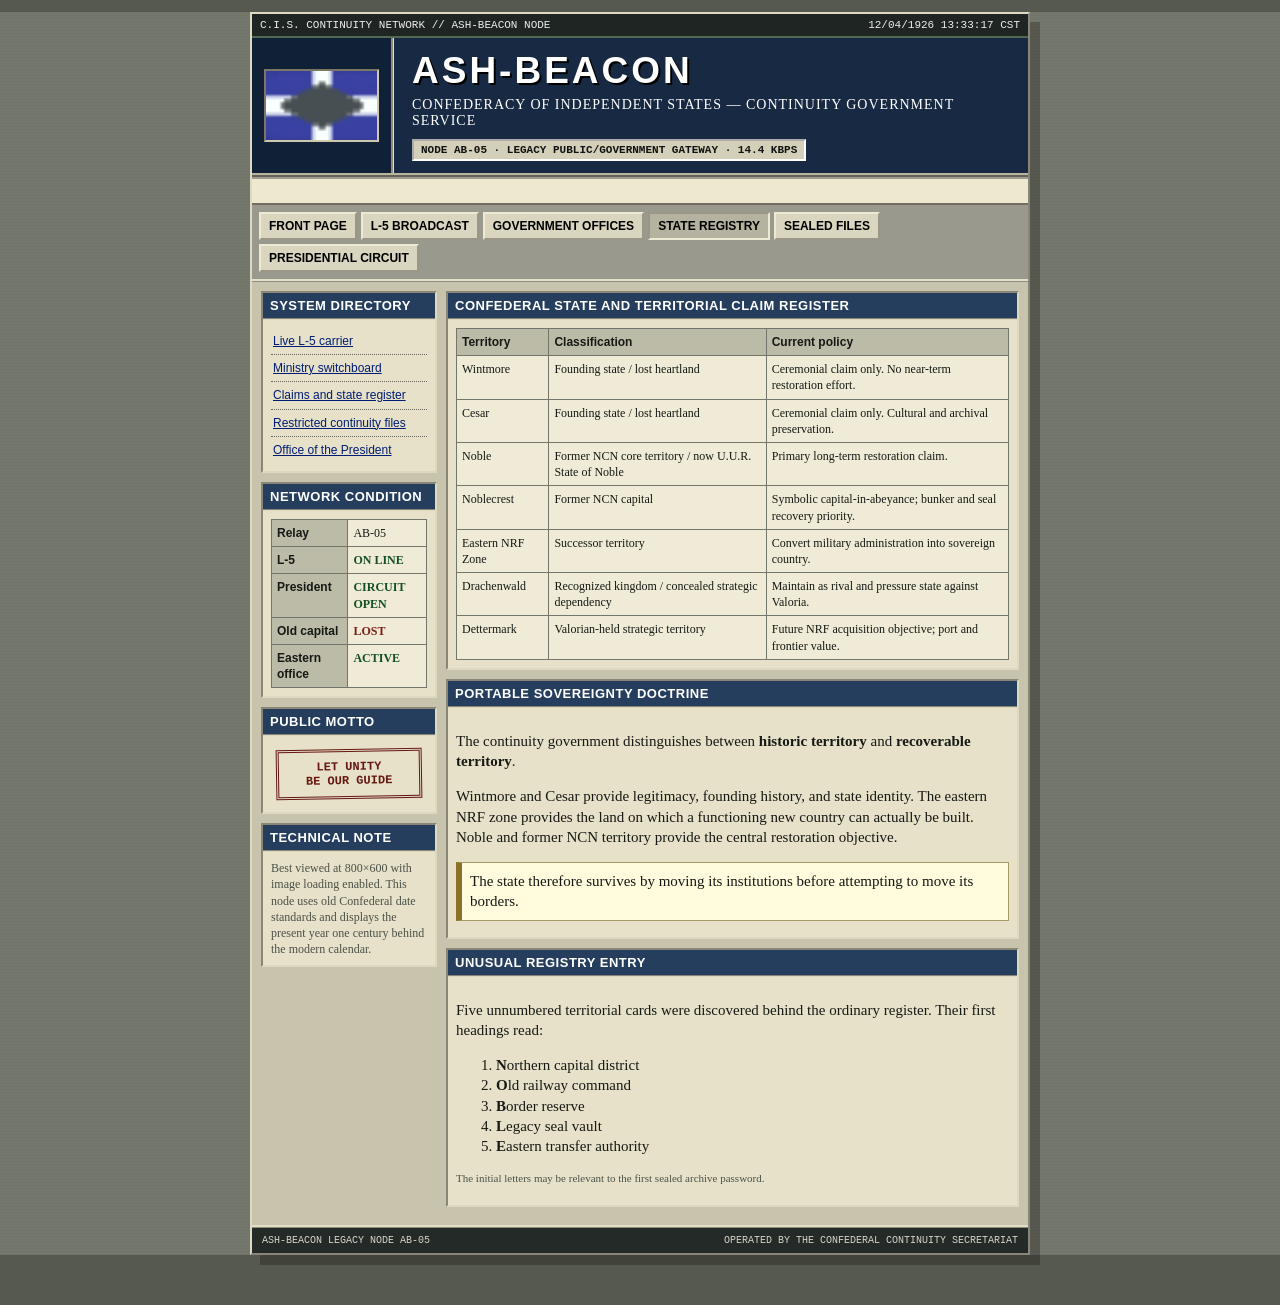
<file: registry.html>
<!doctype html>
<html lang="en">
<head><meta charset="utf-8"><meta name="viewport" content="width=device-width,initial-scale=1">
<title>ASH-BEACON // State Registry</title><link rel="stylesheet" href="assets/style.css"></head>
<body ><div class="site">
<div class="utility"><span>C.I.S. CONTINUITY NETWORK // ASH-BEACON NODE</span><span id="clock"></span></div>
<header class="header"><div class="flagbox"><img src="assets/cis-flag.png" alt="CIS flag"></div>
<div class="headtext"><h1>ASH-BEACON</h1><p>CONFEDERACY OF INDEPENDENT STATES — CONTINUITY GOVERNMENT SERVICE</p>
<span class="statusline">NODE AB-05 · LEGACY PUBLIC/GOVERNMENT GATEWAY · 14.4 KBPS</span></div></header>
<div class="marquee"><span>NOTICE: THIS SYSTEM REMAINS UNDER THE EMERGENCY AUTHORITY OF LANTERN FIVE. UNAUTHORIZED MIRRORING OF STATE SEALS IS PROHIBITED. PRESIDENTIAL CIRCUIT AVAILABLE.</span></div>
<nav class="nav">
<a href="index.html" >FRONT PAGE</a><a href="broadcast.html" >L-5 BROADCAST</a>
<a href="ministries.html" >GOVERNMENT OFFICES</a><a href="registry.html" class="active">STATE REGISTRY</a>
<a href="files.html" >SEALED FILES</a><a href="circuit.html" >PRESIDENTIAL CIRCUIT</a>
</nav>

<main class="content">
<div class="sidebar">
<section class="box"><h2>SYSTEM DIRECTORY</h2><div class="inside"><ul class="menu">
<li><a href="broadcast.html">Live L-5 carrier</a></li><li><a href="ministries.html">Ministry switchboard</a></li>
<li><a href="registry.html">Claims and state register</a></li><li><a href="files.html">Restricted continuity files</a></li>
<li><a href="circuit.html">Office of the President</a></li></ul></div></section>
<section class="box"><h2>NETWORK CONDITION</h2><div class="inside"><table>
<tr><th>Relay</th><td>AB-05</td></tr><tr><th>L-5</th><td class="good">ON LINE</td></tr>
<tr><th>President</th><td class="good">CIRCUIT OPEN</td></tr><tr><th>Old capital</th><td class="bad">LOST</td></tr>
<tr><th>Eastern office</th><td class="good">ACTIVE</td></tr></table></div></section>
<section class="box"><h2>PUBLIC MOTTO</h2><div class="inside"><div class="seal">LET UNITY<br>BE OUR GUIDE</div></div></section>
<section class="box"><h2>TECHNICAL NOTE</h2><div class="inside small">Best viewed at 800×600 with image loading enabled. This node uses old Confederal date standards and displays the present year one century behind the modern calendar.</div></section>
</div>
<div class="maincol">
<section class="box"><h2>CONFEDERAL STATE AND TERRITORIAL CLAIM REGISTER</h2><div class="inside"><table>
<tr><th>Territory</th><th>Classification</th><th>Current policy</th></tr>
<tr><td>Wintmore</td><td>Founding state / lost heartland</td><td>Ceremonial claim only. No near-term restoration effort.</td></tr>
<tr><td>Cesar</td><td>Founding state / lost heartland</td><td>Ceremonial claim only. Cultural and archival preservation.</td></tr>
<tr><td>Noble</td><td>Former NCN core territory / now U.U.R. State of Noble</td><td>Primary long-term restoration claim.</td></tr>
<tr><td>Noblecrest</td><td>Former NCN capital</td><td>Symbolic capital-in-abeyance; bunker and seal recovery priority.</td></tr>
<tr><td>Eastern NRF Zone</td><td>Successor territory</td><td>Convert military administration into sovereign country.</td></tr>
<tr><td>Drachenwald</td><td>Recognized kingdom / concealed strategic dependency</td><td>Maintain as rival and pressure state against Valoria.</td></tr>
<tr><td>Dettermark</td><td>Valorian-held strategic territory</td><td>Future NRF acquisition objective; port and frontier value.</td></tr>
</table></div></section>
<section class="box"><h2>PORTABLE SOVEREIGNTY DOCTRINE</h2><div class="inside">
<p>The continuity government distinguishes between <b>historic territory</b> and <b>recoverable territory</b>.</p>
<p>Wintmore and Cesar provide legitimacy, founding history, and state identity. The eastern NRF zone provides the land on which a functioning new country can actually be built. Noble and former NCN territory provide the central restoration objective.</p>
<div class="note">The state therefore survives by moving its institutions before attempting to move its borders.</div>
</div></section>
<section class="box"><h2>UNUSUAL REGISTRY ENTRY</h2><div class="inside">
<p>Five unnumbered territorial cards were discovered behind the ordinary register. Their first headings read:</p>
<ol><li><b>N</b>orthern capital district</li><li><b>O</b>ld railway command</li><li><b>B</b>order reserve</li><li><b>L</b>egacy seal vault</li><li><b>E</b>astern transfer authority</li></ol>
<p class="small">The initial letters may be relevant to the first sealed archive password.</p>
</div></section>
</div></main>

<footer><span>ASH-BEACON LEGACY NODE AB-05</span><span>OPERATED BY THE CONFEDERAL CONTINUITY SECRETARIAT</span></footer>
</div><script src="assets/site.js"></script></body></html>
</file>
<file: assets/style.css>
:root{--page:#c7c3ad;--paper:#e6e1c8;--ink:#161914;--navy:#182a43;--navy2:#263e5d;--green:#26452f;--red:#7d1c18;--gold:#8a7127}
*{box-sizing:border-box}html{background:#56594f}
body{margin:0;background:repeating-linear-gradient(0deg,rgba(0,0,0,.025) 0,rgba(0,0,0,.025) 1px,transparent 1px,transparent 3px),#74776c;color:var(--ink);font-family:"Times New Roman",Times,serif;font-size:15px}
a{color:#001d75}a:visited{color:#4d1a62}a:hover{background:#ffef80;color:#000}
.site{width:780px;max-width:96vw;margin:12px auto 50px;border:2px outset #ddd9c3;background:var(--page);box-shadow:10px 10px 0 rgba(0,0,0,.25)}
.utility{display:flex;justify-content:space-between;gap:12px;padding:5px 8px;color:#eee;background:#1e2522;border-bottom:2px inset #101410;font-family:"Courier New",monospace;font-size:11px}
.header{display:grid;grid-template-columns:142px 1fr;min-height:106px;background:var(--navy);color:white;border-bottom:4px ridge #b8b59f}
.flagbox{display:flex;align-items:center;justify-content:center;padding:10px;border-right:3px groove #e3dec4;background:#102036}
.flagbox img{width:115px;height:73px;object-fit:cover;border:2px inset #cec9ad}
.headtext{padding:12px 18px}.headtext h1{margin:0;font-family:"Arial Black",Arial,sans-serif;font-size:37px;letter-spacing:3px;text-shadow:2px 2px #000}
.headtext p{margin:5px 0 0;font-size:14px;letter-spacing:1px}
.statusline{margin-top:10px;display:inline-block;padding:3px 7px;background:#d3cfb8;color:#111;border:2px inset white;font:bold 11px "Courier New",monospace}
.marquee{overflow:hidden;white-space:nowrap;border-top:2px inset #f2efd9;border-bottom:2px inset #716e61;background:#eee9ce;color:#580e0b;font:bold 12px "Courier New",monospace;padding:5px 0}
.marquee span{display:inline-block;padding-left:100%;animation:scroll 24s linear infinite}@keyframes scroll{to{transform:translateX(-100%)}}
.nav{display:flex;flex-wrap:wrap;gap:4px;padding:7px;background:#9a998d;border-bottom:3px ridge #e4e0c9}
.nav a{color:#000;background:#d9d5bf;border:2px outset #eee9d2;padding:5px 8px;font:bold 12px Arial,sans-serif;text-decoration:none}
.nav a:active,.nav a.active{border-style:inset;background:#b5b29f}
.content{display:grid;grid-template-columns:176px 1fr;gap:9px;padding:9px}.sidebar,.maincol{min-width:0}
.box{background:var(--paper);border:2px inset #ddd8c0;margin-bottom:9px}
.box h2,.box h3{margin:0;padding:5px 7px;background:var(--navy2);color:#fff;border-bottom:2px groove #ddd8c0;font:bold 13px Arial,sans-serif;letter-spacing:.5px}
.box h3{background:var(--green)}.box .inside{padding:8px;line-height:1.35}.sidebar .inside{font-size:12px}
.menu{list-style:none;padding:0;margin:0;font-family:Arial,sans-serif;font-size:12px}.menu li{border-bottom:1px dotted #67695e;padding:5px 2px}.menu li:last-child{border-bottom:0}
.seal{text-align:center;font:bold 12px "Courier New",monospace;color:#651713;border:3px double #651713;padding:8px 4px;transform:rotate(-1deg);margin:5px}
.onair{display:inline-block;background:#8e1713;color:#fff;border:2px outset #d56a62;padding:4px 7px;font:bold 12px Arial,sans-serif;animation:blink 1.2s steps(2,start) infinite}@keyframes blink{50%{opacity:.35}}
.mono{font-family:"Courier New",monospace;background:#111a13;color:#8ee19c;border:3px inset #72766b;padding:10px;white-space:pre-wrap;line-height:1.35;min-height:125px}
.small{font-size:11px;color:#4c5148}.note{background:#fffbdc;border:1px solid #a49b67;border-left:6px solid #8a7127;padding:8px;margin:8px 0}
.alert{background:#efd8d2;border:2px solid #7d1c18;color:#4e0d0a;padding:8px;margin:8px 0;font-weight:bold}
.good{color:#145022;font-weight:bold}.bad{color:#7d1c18;font-weight:bold}
table{width:100%;border-collapse:collapse;background:#efebd6;font-size:12px}th,td{border:1px solid #73766a;padding:5px;text-align:left;vertical-align:top}th{background:#bcbba8;font-family:Arial,sans-serif}
button,input,select,textarea{font:12px "Courier New",monospace;border:2px inset #eeead4;background:#f4f0d8;padding:5px}
button{border-style:outset;background:#d4d0bb;cursor:pointer;font-weight:bold}button:active{border-style:inset}
input,textarea,select{width:100%}textarea{min-height:90px;resize:vertical}form label{display:block;margin-top:7px;font:bold 11px Arial,sans-serif}
.filecard{border:2px outset #e5e0c9;background:#d7d3bd;margin:7px 0;padding:7px;font-family:Arial,sans-serif;font-size:12px}
.filecard b{display:block;color:#172947}.lockline{display:grid;grid-template-columns:1fr 115px;gap:5px;margin-top:6px}
.result{min-height:18px;font:11px "Courier New",monospace;margin-top:4px}.hidden{display:none!important}
.document{background:#ede5c9;border:6px double #7c755e;padding:19px;box-shadow:inset 0 0 35px rgba(81,69,38,.2);font-family:Georgia,serif;line-height:1.55}
.document h2,.document h3{background:none;color:#111;border:0;padding:0;font-family:"Courier New",monospace}
.document .stamp{display:inline-block;border:3px double #7c1713;color:#7c1713;padding:5px 8px;font:bold 13px "Courier New",monospace;transform:rotate(-2deg)}
.redact{background:#111;color:#111;padding:0 3px;user-select:none}.redact:hover{color:#d9d1b5}
.level{display:inline-block;padding:2px 5px;border:1px solid #5c5f55;background:#c4c1ad;font:10px Arial,sans-serif}
footer{padding:7px 10px;border-top:3px ridge #e1ddc6;background:#242a27;color:#d7d6c9;font:10px "Courier New",monospace;display:flex;justify-content:space-between;gap:10px;flex-wrap:wrap}
@media(max-width:680px){.site{width:96vw}.content{grid-template-columns:1fr}.header{grid-template-columns:1fr}.flagbox{border-right:0;border-bottom:3px groove #e3dec4}.headtext h1{font-size:29px}}
</file>
